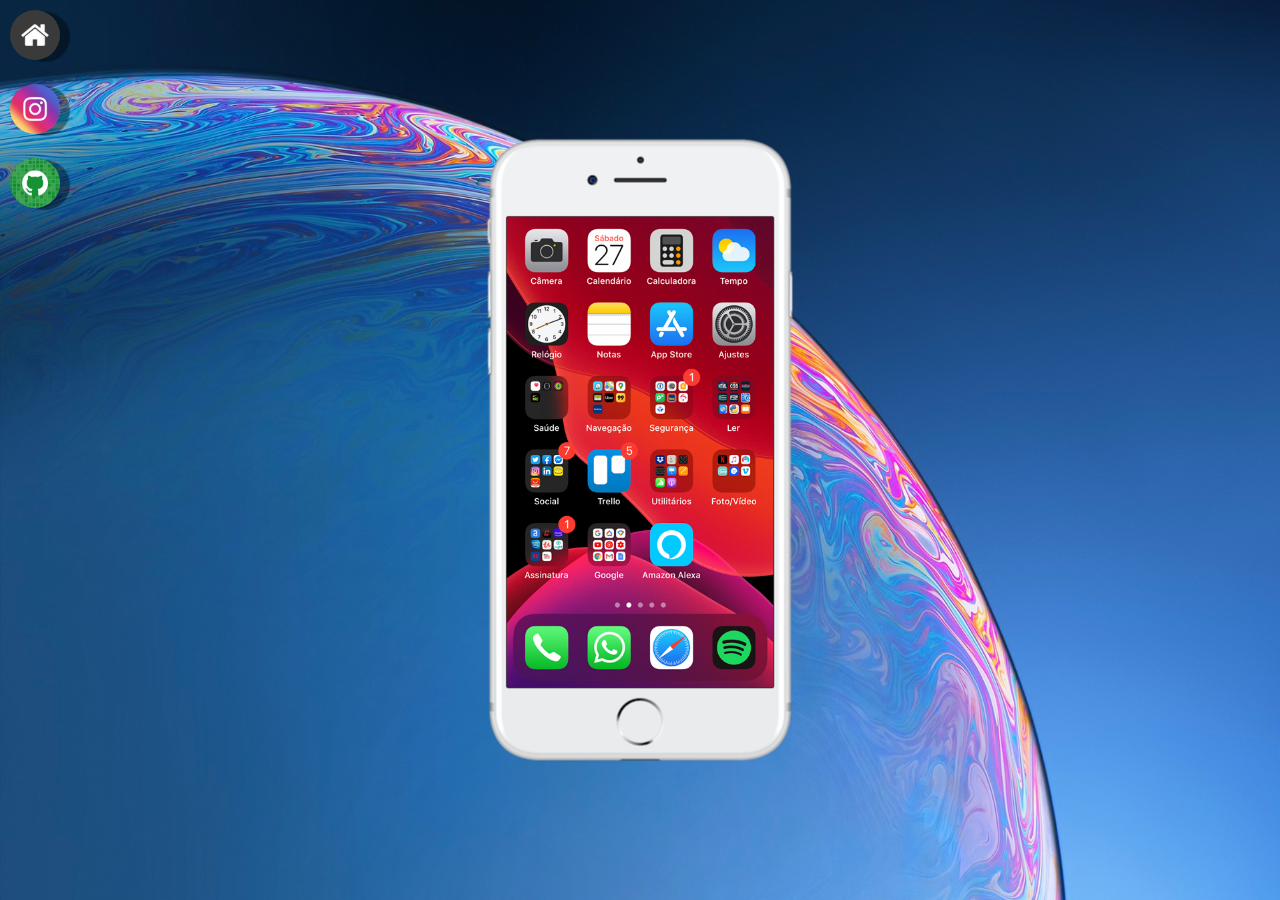
<file: index.html>
<!DOCTYPE html>
<html lang="pt-br">
<head>
    <meta charset="UTF-8">
    <meta http-equiv="X-UA-Compatible" content="IE=edge">
    <meta name="viewport" content="width=device-width, initial-scale=1.0">
    <title>Projeto Redes Sociais</title>
    <link rel="shortcut icon" href="favicon.ico" type="image/x-icon">
    <link rel="stylesheet" href="estilos/style.css">
</head>
<body>
    <main>
        <section id="telefone">
            <iframe src="home.html" name="tela"  id="tela" frameborder="0"> seu navegador não é compativél com esse iframe... </iframe>
        </section>

        <section id="redes-sociais">
            <a href="home.html" target="tela"> <img src="imagens/logo-home.jpg" alt="Home"></a><br>

            <a href="instagram.html" target="tela"><img src="imagens/logo-instagram.jpg" alt="Instagram"></a><br>

            <a href="github.html" target="tela"><img src="imagens/logo-github.jpg" alt="GitHub"></a>

        </section>
    </main>
    
</body>
</html>
</file>
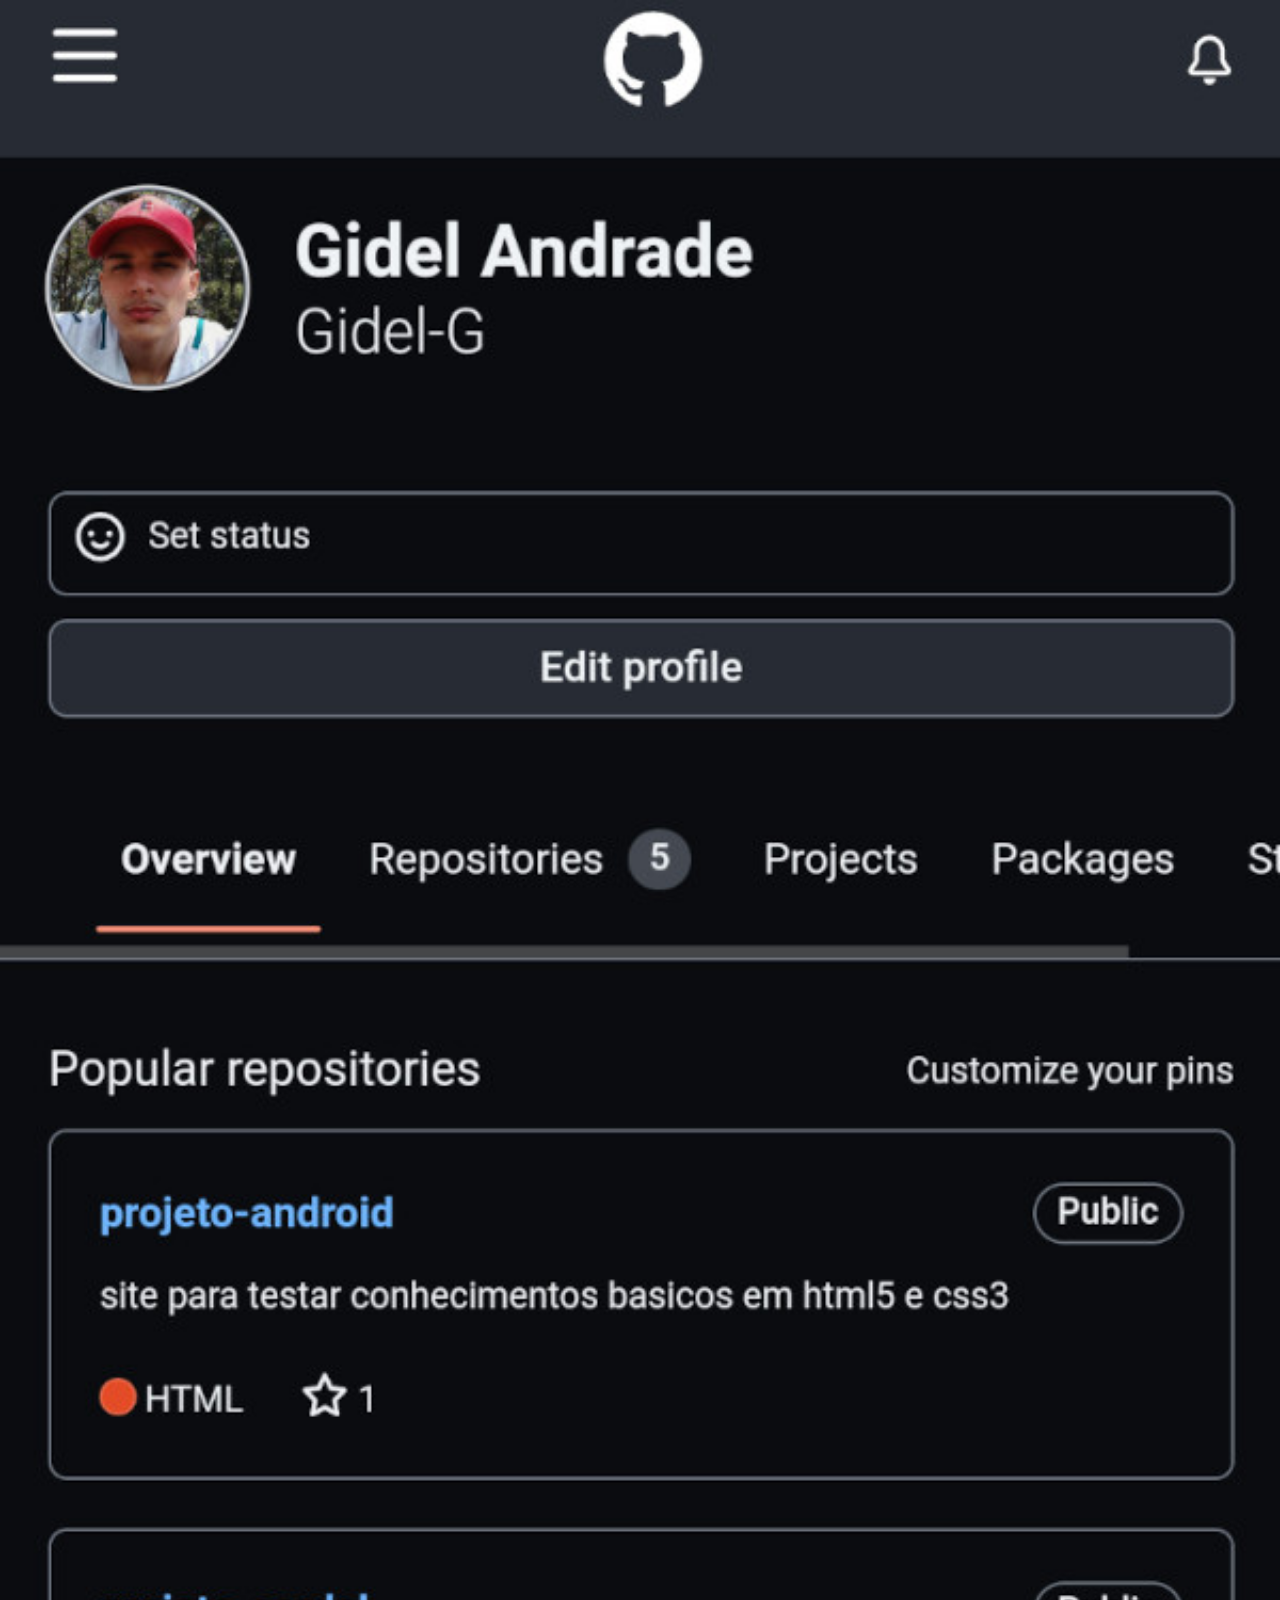
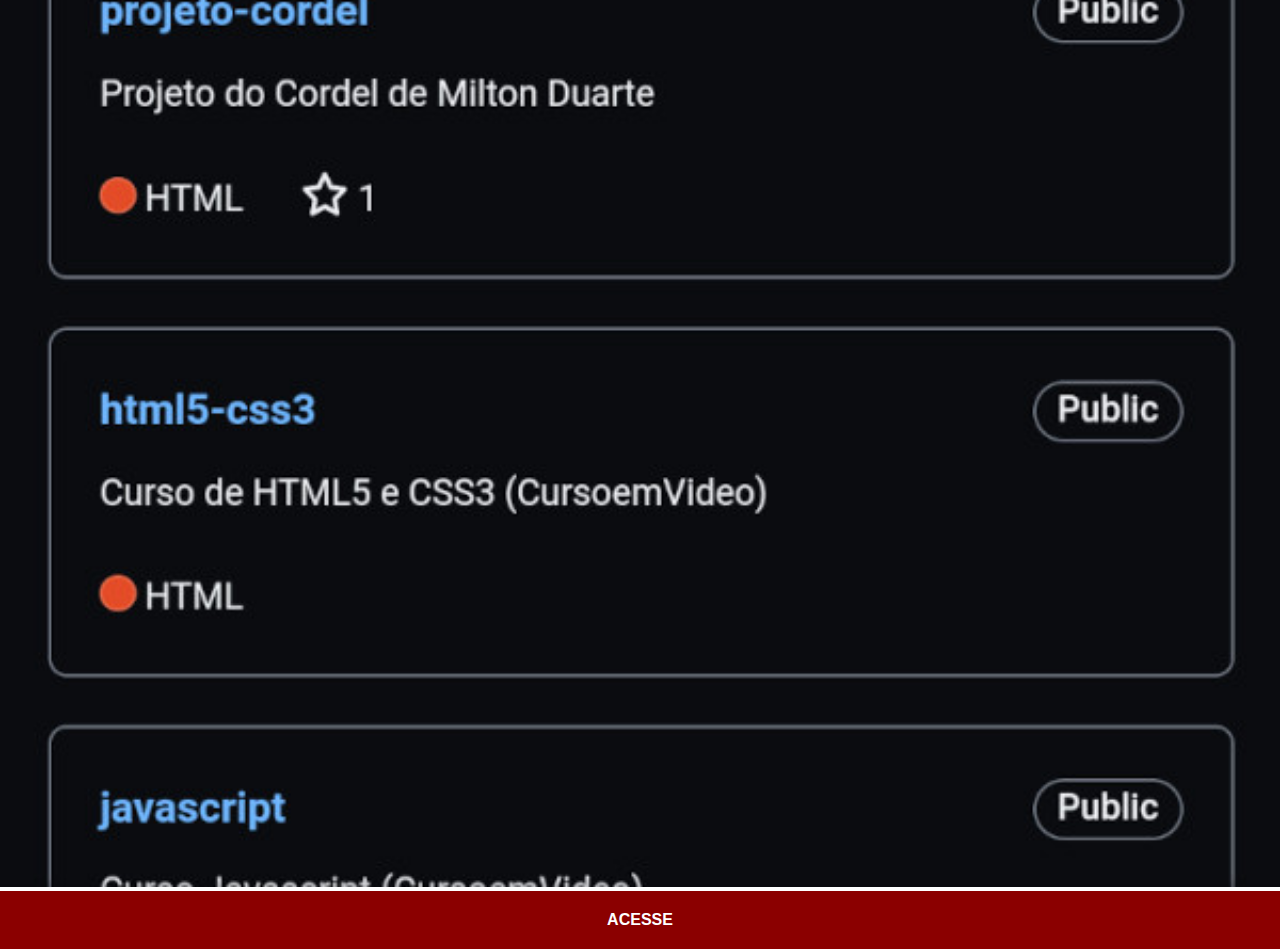
<file: github.html>
<!DOCTYPE html>
<html lang="pt-br">
<head>
    <meta charset="UTF-8">
    <meta http-equiv="X-UA-Compatible" content="IE=edge">
    <meta name="viewport" content="width=device-width, initial-scale=1.0">
    <title>GitHub</title>
    <link rel="stylesheet" href="estilos/social.css">
</head>
<body>
    <img src="imagens/Screenshot_20221120-200619.jpg" alt="GitHub">
    <a href="https://github.com/Gidel-G" target="_blank"> ACESSE</a>
</body>
</html>
</file>
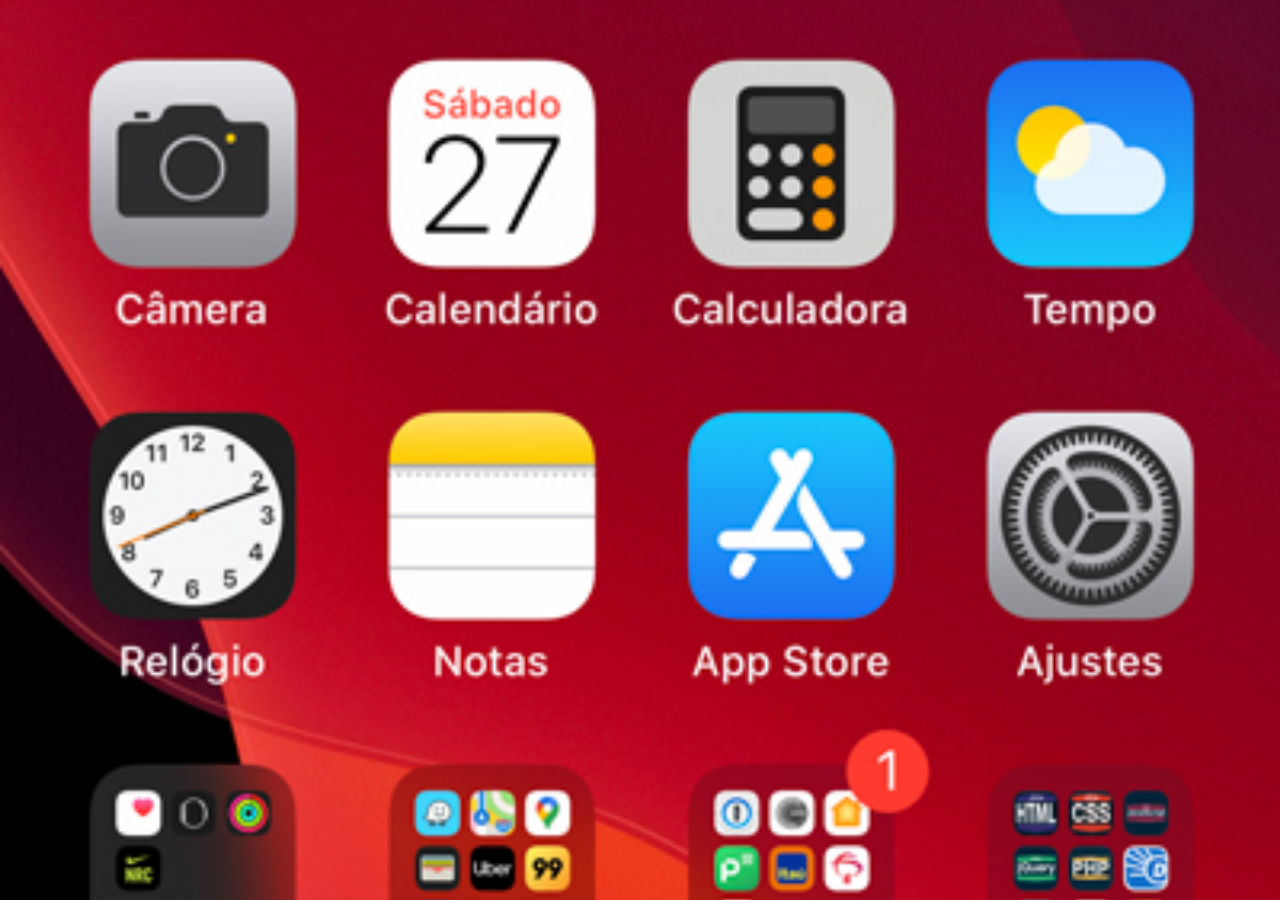
<file: home.html>
<!DOCTYPE html>
<html lang="pt-br">
<head>
    <meta charset="UTF-8">
    <meta http-equiv="X-UA-Compatible" content="IE=edge">
    <meta name="viewport" content="width=device-width, initial-scale=1.0">
    <title>Home</title>

    <style>
        *{
            margin: 0px;
            padding: 0px;
        }

        body {
            width: 100vw;
            height: 100vh;
            background: black url('imagens/tela-home.jpg') no-repeat top center;
            background-size: cover;
        }
    </style>
</head>
<body>
    
</body>
</html>
</file>
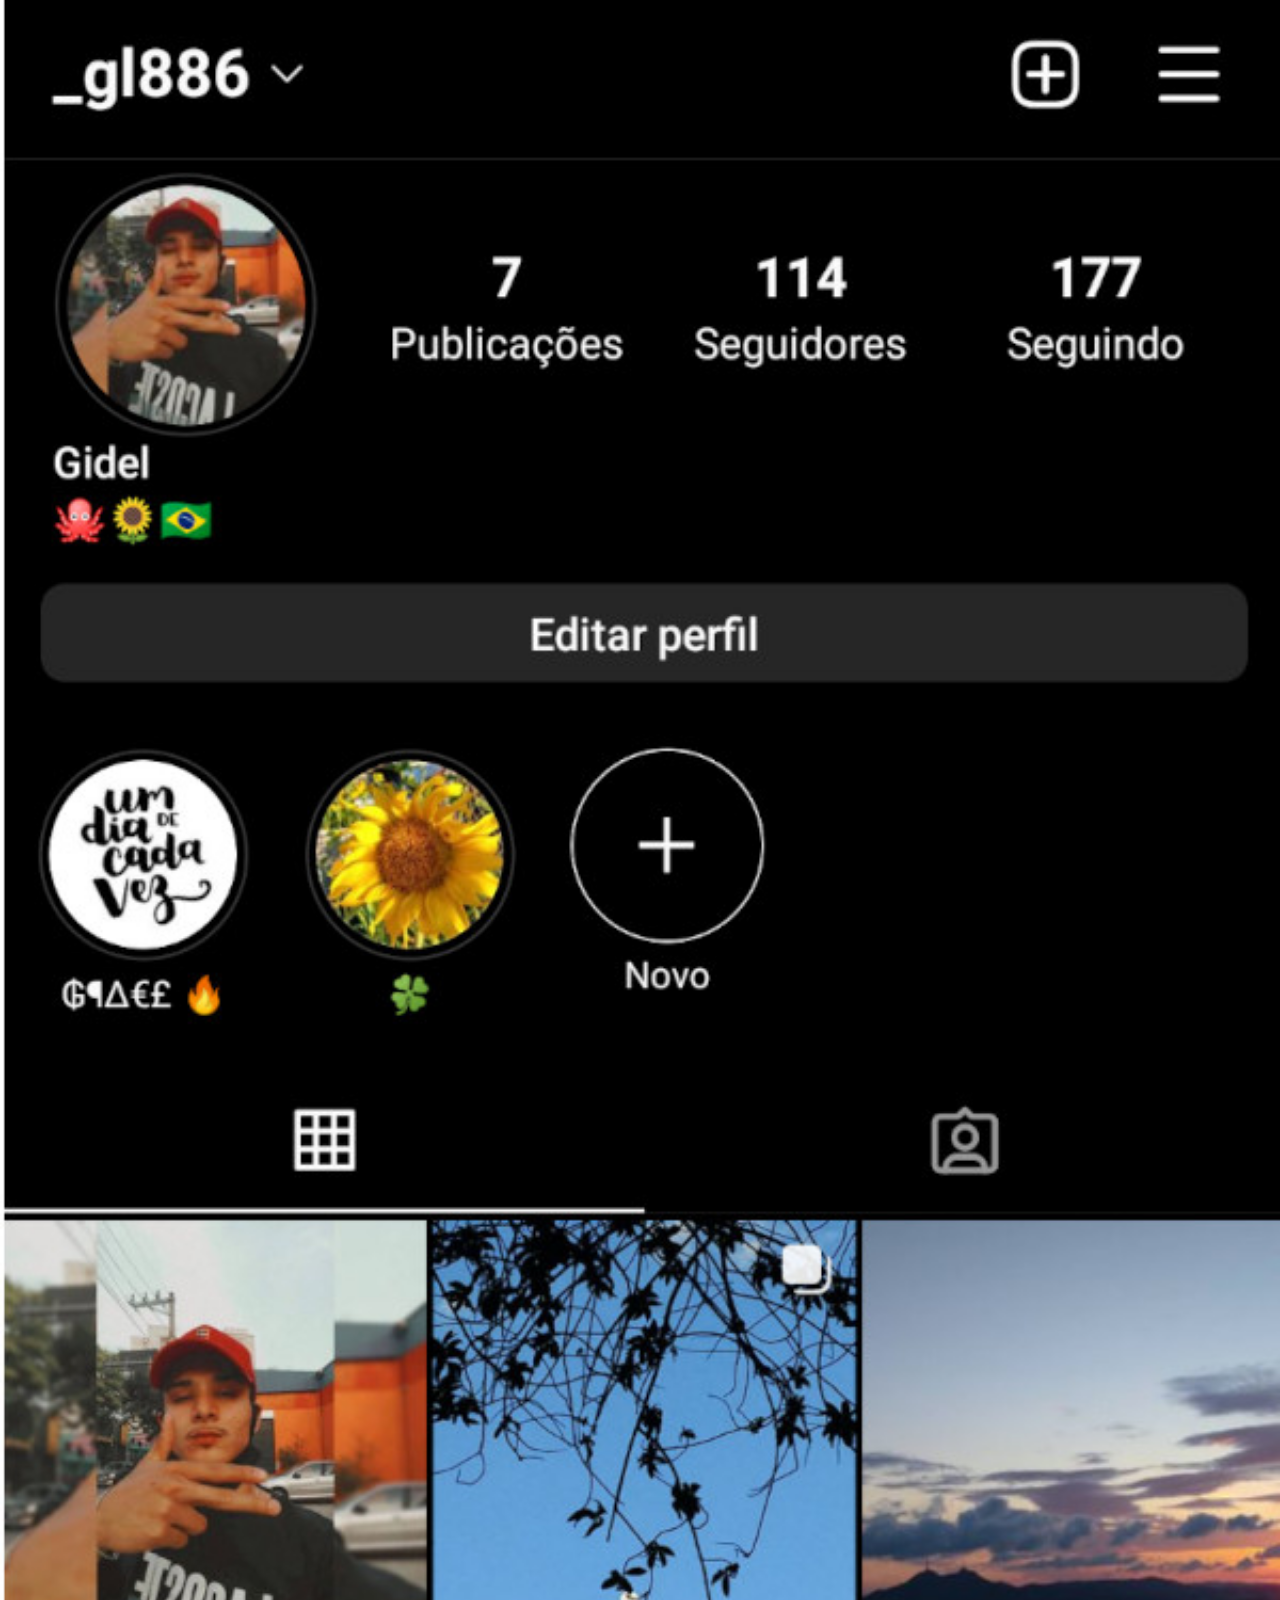
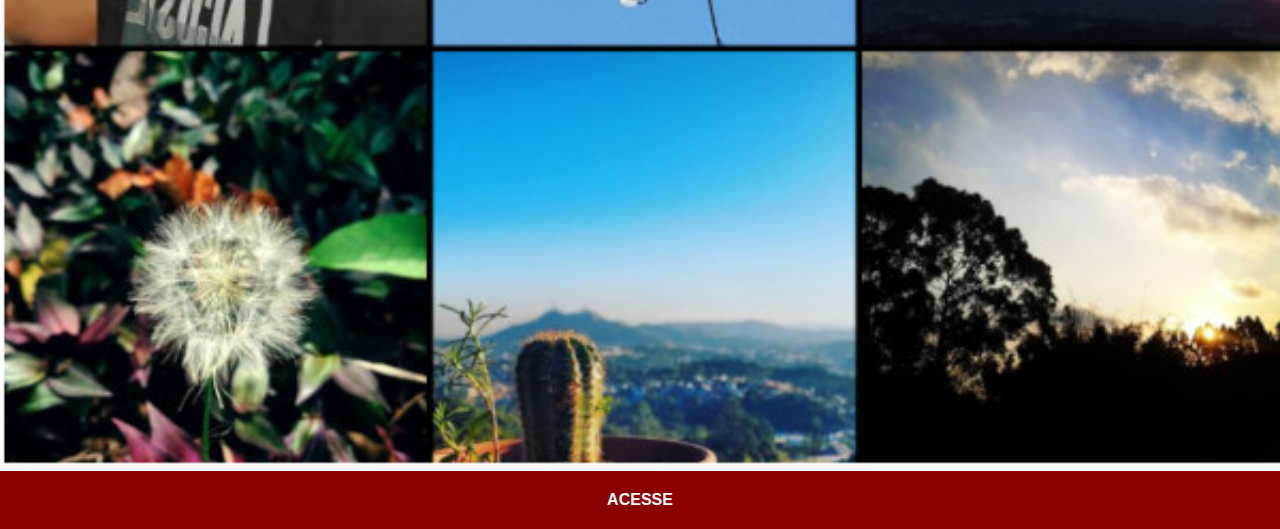
<file: instagram.html>
<!DOCTYPE html>
<html lang="pt-br">
<head>
    <meta charset="UTF-8">
    <meta http-equiv="X-UA-Compatible" content="IE=edge">
    <meta name="viewport" content="width=device-width, initial-scale=1.0">
    <title>Instagram</title>

    <link rel="stylesheet" href="estilos/social.css">
</head>
<body>
    <img src="imagens/instagram.jpg" alt="Instagram">
    <a href="https://www.instagram.com/_gl886/?igshid=ZDdkNTZiNTM%3D" target="_blank"> ACESSE</a>
</body>
</html>
</file>
<file: estilos/style.css>
@charset "UTF-8";

*{
    margin: 0px;
    padding: 0px;
    font-family: Arial, Helvetica, sans-serif;
}

html, body {
    height: 100vh;
    width: 100vw;
    background-color: black;
}
body{
    background: url('../imagens/iphone\ fundo.jpg') no-repeat top left;
    background-size: cover;
    background-attachment: fixed;
}

main{
    position: relative;
    height: 100vh;
}

#telefone{
    position: absolute;
    top: 50%;
    left: 50%;
    transform: translate(-50%, -50%);
    height: 627px;
    width: 311px;
    background: url('../imagens/frame-iphone.png') no-repeat;
}
#tela{
    position: relative;
    top:80px;
    left:22px;
    width:267px;
    height:471px;
}


section#redes-sociais {
    text-align: left;  
}

section#redes-sociais img {
   width: 50px;
   margin: 10px;
   border-radius: 50%;
   box-shadow: 10px 2px 1px rgba(0, 0, 0, 0.397);
   box-sizing: border-box;
}
 section#redes-sociais img:hover {
    border: 10px solid rgba(255, 255, 255, 0.541);
    transform: translate(-4px, -2px);
    box-shadow: 5px 5px 25px  rgba(212, 205, 205, 0.219);
    transition: transform .8s, border .1s;
 }
</file>
<file: estilos/social.css>
@charset "UTF-8";


*{
    margin: 0px;
    padding: 0px;
    font-family: Arial, Helvetica, sans-serif;
}
::-webkit-scrollbar {
    width: 0px;
    height: 0px;

}

img{
    width:100vw;
   
}

a{    
    display: block;
    background-color:darkred;
    color: white;
    padding:20px;
    text-align: center;
    text-decoration: none;
    font-weight: bolder;

}
a:hover{
  background-color: red;
}
</file>
